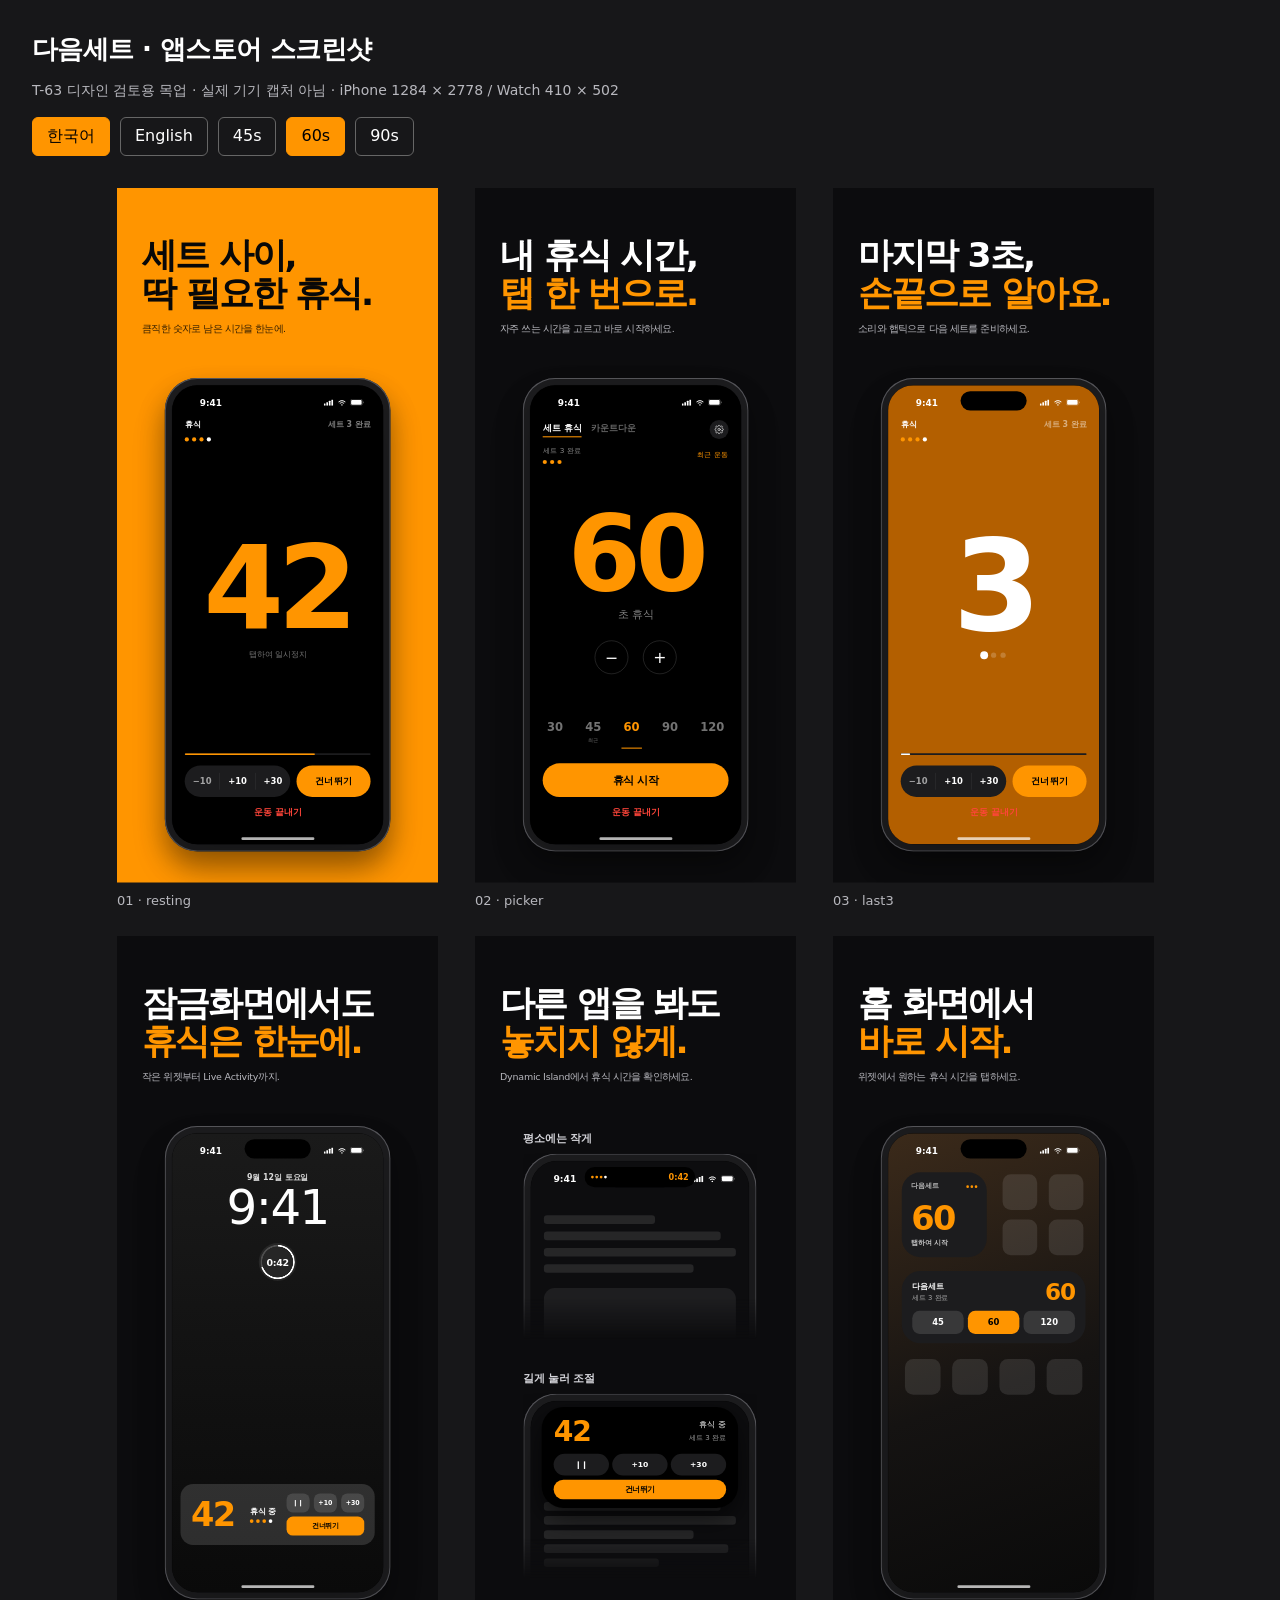
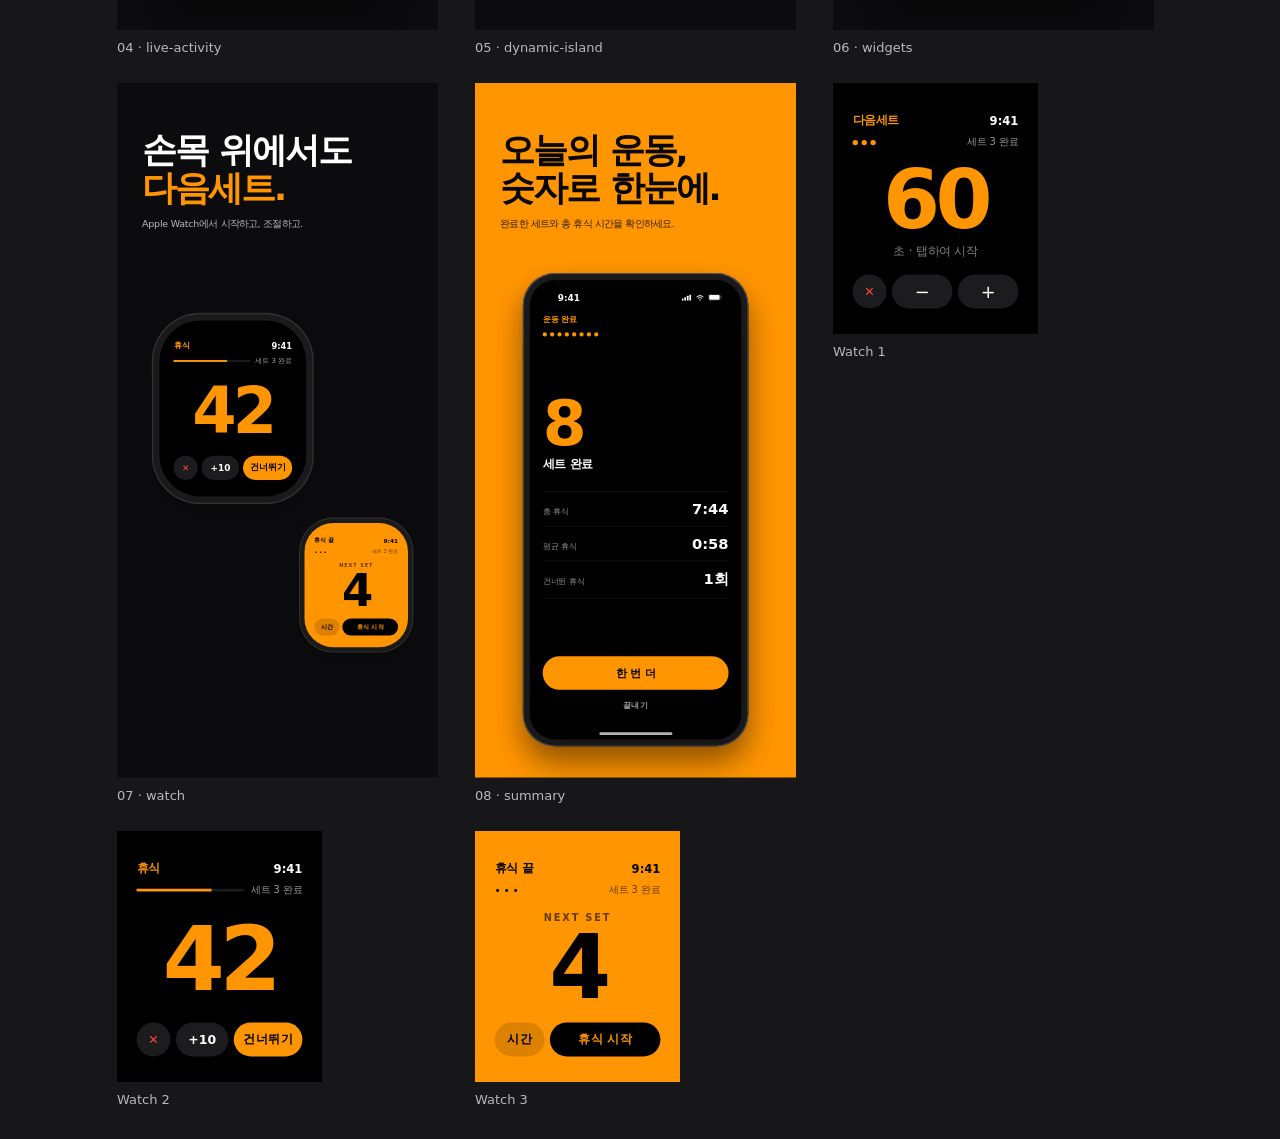
<file: tools/appstore-screenshots/index.html>
<!DOCTYPE html>
<!--
  App Store 스크린샷 렌더러 (T-62).
  원본: Claude Design 프로젝트 "Rest Timer 1b" 의 `App Store Screenshots.dc.html` (2026-09-21 에 읽은 판).
  원본은 Claude Design 런타임(support.js, x-dc 템플릿, ios-frame.jsx)이 있어야 그려지므로,
  정적 HTML로 옮긴 뒤 T-63에서 카피·레이아웃·앱 상태를 개선했다. 실제 기기 캡처가 아닌 목업이다.

  ?lang=ko|en  &secs=45|60|90  &screen=s1..s8|w1..w3  (screen 없으면 전부 나열)
  PNG 로 뽑기: ./render.sh
-->
<html lang="ko">
<head>
<meta charset="utf-8">
<meta name="viewport" content="width=device-width, initial-scale=1">
<title>NextSet · App Store screenshots</title>
<style>
/* T-63: preserve brand, native CSS. Variance 5 / motion 1 / density 3.
   Fixed export canvases; the review gallery scales them without changing composition. */
:root{--brand:#ff9500;--ink:#0c0c0e;--muted:#aaa9ae}
*{box-sizing:border-box}
body{margin:0;background:#171719;color:#fff;font-family:-apple-system,system-ui,"Apple SD Gothic Neo",sans-serif;-webkit-font-smoothing:antialiased}
body.single{background:#000;overflow:hidden}
#root{display:grid;grid-template-columns:repeat(auto-fit,330px);gap:28px;padding:32px;justify-content:center}
body.single #root{display:block;padding:0}
.shot{width:1284px;height:2778px;position:relative;overflow:hidden;background:var(--ink);color:#fff;flex:none}
.shot.orange{background:var(--brand);color:#080808}
.copy{position:absolute;left:100px;right:88px;top:190px}
.copy h1{margin:0;font-size:138px;font-weight:780;letter-spacing:-6px;line-height:1.12;word-break:keep-all}
.copy h1 span{color:var(--brand)}
.orange .copy h1 span{color:inherit}
.copy p{margin:35px 0 0;font-size:38px;line-height:1.5;letter-spacing:-.9px;color:#b8b8be}
.orange .copy p{color:#372100}
html[lang=en] .copy h1{font-size:133px;letter-spacing:-5px}
html[lang=en] #s4 .copy h1{font-size:112px}
html[lang=en] .copy p{font-size:35px;letter-spacing:-.5px}
.phone{position:absolute;left:190.5px;top:760px;transform:scale(2.1);transform-origin:0 0}
.phone-shell{padding:14px;border-radius:62px;background:#1c1c1e;box-shadow:inset 0 0 0 2px #55555a,0 28px 50px #0005}
.review-header{padding:32px 32px 0;max-width:1664px;margin:auto}
.review-header h1{font-size:26px;margin:0 0 12px;letter-spacing:-.6px}
.review-header p{margin:0 0 16px;color:#b8b8be;font-size:14px;line-height:1.6}
.review-header nav{display:flex;gap:10px;flex-wrap:wrap}
.review-header a{color:#fff;border:1px solid #666;padding:8px 14px;border-radius:6px;text-decoration:none}
.review-header a[aria-current=page]{color:#000;background:var(--brand);border-color:var(--brand)}
a:focus-visible{outline:3px solid var(--brand);outline-offset:4px}
.preview{width:330px;margin:0}
.preview a{display:block;color:inherit;text-decoration:none}
.preview-canvas{width:321px;height:694.5px;overflow:hidden}
.preview-canvas>.shot{transform:scale(.25);transform-origin:0 0}
.preview figcaption{font-size:13px;color:#b8b8be;margin-top:10px}
.watch-preview .preview-canvas{height:251px;width:205px}
.watch-preview .preview-canvas>div{transform:scale(.5);transform-origin:0 0}
body.overview #root{grid-template-columns:repeat(4,330px);justify-content:start;gap:26px;padding:32px}
body.overview .review-header nav{display:none}
</style>
</head>
<body>
<div id="root"></div>
<script>
const q = new URLSearchParams(location.search);
const lang = q.get('lang') === 'en' ? 'en' : 'ko';
const requestedSeconds = Number(q.get('secs') || 60);
const secs = [45,60,90].includes(requestedSeconds) ? requestedSeconds : 60;
const only = q.get('screen');
document.documentElement.lang = lang;

const S = {
  ko: { appName:'다음세트', h1:'숫자 하나만 보면 됩니다', h2:'탭 한 번, 휴식 시작', h3:'마지막 3초는 손에서 느껴요', h4:'화면을 꺼도 계속 보여요', h5:'다른 앱 위에서도', h6:'홈 화면에서 바로 시작', h7:'손목에서도 똑같이', h8:'끝나면 숫자 몇 개만',
    resting:'휴식 중', setCap:'세트 3 완료', tapPause:'탭하여 일시정지', skip:'건너뛰기', secUnit:'초', setsTab:'세트 휴식', countdownTab:'카운트다운', recent:'최근', start:'휴식 시작', haptic:'햅틱 3·2·1', date:'9월 12일 토요일', pause:'일시정지', pauseShort:'정지', tapStart:'탭하여 시작', wTapStart:'초 · 탭하여 시작', restOver:'휴식 끝', nextSetKicker:'NEXT SET', nextRest:'다음 휴식 시작', workoutDone:'운동 완료', setsDone:'세트 완료', totalRest:'총 휴식', avgRest:'평균 휴식', skippedRest:'건너뛴 휴식', again:'한 번 더', finish:'끝내기', avgUnit:'초' },
  en: { appName:'NextSet', h1:'One number. That’s it.', h2:'One tap. Rest starts.', h3:'Feel the last 3 seconds.', h4:'Stays on, screen off.', h5:'On top of any app.', h6:'Start from your Home Screen.', h7:'Same on your wrist.', h8:'When you’re done, just the numbers.',
    resting:'Resting', setCap:'Set 3 done', tapPause:'Tap to pause', skip:'Skip', secUnit:'sec', setsTab:'Sets', countdownTab:'Countdown', recent:'RECENT', start:'Start rest', haptic:'Haptic 3·2·1', date:'Saturday, September 12', pause:'Pause', pauseShort:'Pause', tapStart:'Tap to start', wTapStart:'sec · tap to start', restOver:'Rest over', nextSetKicker:'NEXT SET', nextRest:'Start next rest', workoutDone:'Workout done', setsDone:'sets done', totalRest:'Total rest', avgRest:'Avg rest', skippedRest:'Skipped', again:'Again', finish:'Done', avgUnit:'s' }
};
const copy = {
  ko: [
    ['세트 사이,','딱 필요한 휴식.','큼직한 숫자로 남은 시간을 한눈에.'],
    ['내 휴식 시간,','탭 한 번으로.','자주 쓰는 시간을 고르고 바로 시작하세요.'],
    ['마지막 3초,','손끝으로 알아요.','소리와 햅틱으로 다음 세트를 준비하세요.'],
    ['잠금화면에서도','휴식은 한눈에.','작은 위젯부터 Live Activity까지.'],
    ['다른 앱을 봐도','놓치지 않게.','Dynamic Island에서 휴식 시간을 확인하세요.'],
    ['홈 화면에서','바로 시작.','위젯에서 원하는 휴식 시간을 탭하세요.'],
    ['손목 위에서도','다음세트.','Apple Watch에서 시작하고, 조절하고.'],
    ['오늘의 운동,','숫자로 한눈에.','완료한 세트와 총 휴식 시간을 확인하세요.']
  ],
  en: [
    ['Between sets.','Time to rest.','One big number. Your remaining rest, at a glance.'],
    ['Your rest.','One tap away.','Pick your time and start the next rest.'],
    ['Feel the final','3 seconds.','Sound and haptics cue your next set.'],
    ['Your rest.','On the Lock Screen.','Small widget. Live Activity. Rest at a glance.'],
    ['Switch apps.','Stay on track.','Keep your rest in view with Dynamic Island.'],
    ['Tap a widget.','Start your rest.','Choose a rest time from your Home Screen.'],
    ['NextSet.','On your wrist.','Start and adjust your rest on Apple Watch.'],
    ['Workout done.','See your numbers.','Your completed sets and rest time, together.']
  ]
};
const t = S[lang], rem = Math.max(1, secs - 18);
t.endWorkout = lang === 'ko' ? '운동 끝내기' : 'End workout';
t.history = lang === 'ko' ? '최근 운동' : 'History';
t.changeTime = lang === 'ko' ? '시간' : 'Time';
const format = seconds => Math.floor(seconds / 60) + ':' + String(seconds % 60).padStart(2, '0');
const total = secs * 7 + Math.max(1, secs - 16);
const statRest = format(total);
const statAvg = format(Math.floor(total / 8));

// ios-frame.jsx 의 IOSDevice(dark) 를 그대로 옮긴 것
const iosDevice = (children) => `
<div style="width:402px;height:874px;border-radius:48px;overflow:hidden;position:relative;background:#000;box-shadow:0 40px 80px rgba(0,0,0,0.18),0 0 0 1px rgba(0,0,0,0.12);font-family:-apple-system,system-ui,sans-serif;-webkit-font-smoothing:antialiased">
<div style="position:absolute;top:11px;left:50%;transform:translateX(-50%);width:126px;height:37px;border-radius:24px;background:#000;z-index:5"></div>
<div style="position:absolute;top:0;left:0;right:0;z-index:10">
<div style="display:flex;gap:154px;align-items:center;justify-content:center;padding:21px 24px 19px;box-sizing:border-box;position:relative;z-index:20;width:100%">
<div style="flex:1;height:22px;display:flex;align-items:center;justify-content:center;padding-top:1.5px"><span style="font-family:-apple-system,'SF Pro',system-ui;font-weight:590;font-size:17px;line-height:22px;color:#fff">9:41</span></div>
<div style="flex:1;height:22px;display:flex;align-items:center;justify-content:center;gap:7px;padding-top:1px;padding-right:1px">
<svg width="19" height="12" viewBox="0 0 19 12"><rect x="0" y="7.5" width="3.2" height="4.5" rx="0.7" fill="#fff"/><rect x="4.8" y="5" width="3.2" height="7" rx="0.7" fill="#fff"/><rect x="9.6" y="2.5" width="3.2" height="9.5" rx="0.7" fill="#fff"/><rect x="14.4" y="0" width="3.2" height="12" rx="0.7" fill="#fff"/></svg>
<svg width="17" height="12" viewBox="0 0 17 12"><path d="M8.5 3.2C10.8 3.2 12.9 4.1 14.4 5.6L15.5 4.5C13.7 2.7 11.2 1.5 8.5 1.5C5.8 1.5 3.3 2.7 1.5 4.5L2.6 5.6C4.1 4.1 6.2 3.2 8.5 3.2Z" fill="#fff"/><path d="M8.5 6.8C9.9 6.8 11.1 7.3 12 8.2L13.1 7.1C11.8 5.9 10.2 5.1 8.5 5.1C6.8 5.1 5.2 5.9 3.9 7.1L5 8.2C5.9 7.3 7.1 6.8 8.5 6.8Z" fill="#fff"/><circle cx="8.5" cy="10.5" r="1.5" fill="#fff"/></svg>
<svg width="27" height="13" viewBox="0 0 27 13"><rect x="0.5" y="0.5" width="23" height="12" rx="3.5" stroke="#fff" stroke-opacity="0.35" fill="none"/><rect x="2" y="2" width="20" height="9" rx="2" fill="#fff"/><path d="M25 4.5V8.5C25.8 8.2 26.5 7.2 26.5 6.5C26.5 5.8 25.8 4.8 25 4.5Z" fill="#fff" fill-opacity="0.4"/></svg>
</div></div></div>
<div style="height:100%;display:flex;flex-direction:column"><div style="flex:1;overflow:auto">${children}</div></div>
<div style="position:absolute;bottom:0;left:0;right:0;z-index:60;height:34px;display:flex;justify-content:center;align-items:flex-end;padding-bottom:8px;pointer-events:none"><div style="width:139px;height:5px;border-radius:100px;background:rgba(255,255,255,0.7)"></div></div>
</div>`;

const headline = (index) => {
  const [first, second, detail] = copy[lang][index - 1];
  return `<header class="copy"><h1>${first}<br><span>${second}</span></h1><p>${detail}</p></header>`;
};

// The complete 430×902 device fits between y=790 and y=2748.
const phoneShot = (id, h, inner, { bg = '#0c0c0e' } = {}) => `
<article id="${id}" class="shot ${bg === '#FF9500' ? 'orange' : ''}">
${headline(Number(id.slice(1)))}
<div class="phone"><div class="phone-shell">${iosDevice(inner)}</div></div>
</article>`;

const dots = (n, size, gap, extraWhite, mt) => `<div style="display:flex;gap:${gap}px${mt ? `;margin-top:${mt}px` : ''}">${`<div style="width:${size}px;height:${size}px;border-radius:${Math.ceil(size / 2)}px;background:#FF9500"></div>`.repeat(n)}${extraWhite ? `<div style="width:${size}px;height:${size}px;border-radius:${Math.ceil(size / 2)}px;background:#fff"></div>` : ''}</div>`;

const restingControls = `
<div style="display:flex;gap:12px">
<div style="flex:2;height:60px;border-radius:30px;background:#1C1C1E;display:flex;align-items:stretch;overflow:hidden"><div style="flex:1;display:flex;align-items:center;justify-content:center;font-size:16px;font-weight:600;color:rgba(255,255,255,.6)">−10</div><div style="width:1px;background:rgba(255,255,255,.1);margin:14px 0"></div><div style="flex:1;display:flex;align-items:center;justify-content:center;font-size:16px;font-weight:600">+10</div><div style="width:1px;background:rgba(255,255,255,.1);margin:14px 0"></div><div style="flex:1;display:flex;align-items:center;justify-content:center;font-size:16px;font-weight:600">+30</div></div>
<div style="white-space:nowrap;flex:1.4;height:60px;border-radius:30px;background:#FF9500;color:#000;display:flex;align-items:center;justify-content:center;font-size:18px;font-weight:700">${t.skip}</div>
</div><div style="height:44px;margin-top:6px;display:flex;align-items:center;justify-content:center;color:#FF453A;font-size:17px;font-weight:600">${t.endWorkout}</div>`;

const restingScreen = (center, barColor, barWidth, bg = '#000') => `
<div style="display:flex;flex-direction:column;height:874px;padding:66px 24px 40px;box-sizing:border-box;background:${bg};color:#fff">
<div style="display:flex;justify-content:space-between;align-items:center;font-size:15px;font-weight:600"><span>${lang === 'ko' ? '휴식' : 'Rest'}</span><span style="opacity:.5">${t.setCap}</span></div>
${dots(3, 8, 6, true, 14)}
<div style="flex:1;display:flex;flex-direction:column;align-items:center;justify-content:center">${center}</div>
<div style="height:3px;border-radius:2px;background:#1C1C1E;margin-bottom:20px;overflow:hidden"><div style="height:100%;border-radius:2px;background:${barColor};width:${barWidth}"></div></div>
${restingControls}
</div>`;

const s1 = restingScreen(`
<div style="font-size:220px;font-weight:700;letter-spacing:-12px;line-height:.9;font-variant-numeric:tabular-nums;color:#FF9500">${rem}</div>
<div style="white-space:nowrap;font-size:15px;opacity:.45;margin-top:18px">${t.tapPause}</div>`, '#FF9500', `${rem / secs * 100}%`);

const preset = (v, active) => `<div style="display:flex;flex-direction:column;align-items:center;gap:6px;padding:6px 4px;border-bottom:2px solid ${active ? '#FF9500' : 'transparent'};color:${active ? '#FF9500' : 'rgba(255,255,255,.45)'}"><span style="font-size:22px;font-weight:600">${v}</span><span style="font-size:10px;font-weight:600;${!active && v === (secs === 45 ? 60 : 45) ? 'opacity:.6' : 'opacity:0'}">${t.recent}</span></div>`;

const s2 = `
<div style="display:flex;flex-direction:column;height:874px;padding:66px 24px 40px;box-sizing:border-box;background:#000;color:#fff">
<div style="display:flex;justify-content:space-between;align-items:center">
<div style="display:flex;gap:18px;font-size:17px;font-weight:600"><span style="padding-bottom:4px;border-bottom:2px solid #FF9500">${t.setsTab}</span><span style="padding-bottom:4px;border-bottom:2px solid transparent;color:rgba(255,255,255,.4)">${t.countdownTab}</span></div>
<div style="display:flex;align-items:center;gap:12px">
<div style="width:36px;height:36px;border-radius:18px;background:#1C1C1E;display:flex;align-items:center;justify-content:center"><svg width="18" height="18" viewBox="0 0 24 24" fill="none" stroke="rgba(255,255,255,.75)" stroke-width="2" stroke-linecap="round" stroke-linejoin="round"><circle cx="12" cy="12" r="3"></circle><path d="M19.4 15a1.7 1.7 0 0 0 .3 1.8l.1.1a2 2 0 1 1-2.8 2.8l-.1-.1a1.7 1.7 0 0 0-1.8-.3 1.7 1.7 0 0 0-1 1.5V21a2 2 0 1 1-4 0v-.1a1.7 1.7 0 0 0-1.1-1.5 1.7 1.7 0 0 0-1.8.3l-.1.1a2 2 0 1 1-2.8-2.8l.1-.1a1.7 1.7 0 0 0 .3-1.8 1.7 1.7 0 0 0-1.5-1H3a2 2 0 1 1 0-4h.1a1.7 1.7 0 0 0 1.5-1.1 1.7 1.7 0 0 0-.3-1.8l-.1-.1a2 2 0 1 1 2.8-2.8l.1.1a1.7 1.7 0 0 0 1.8.3H9a1.7 1.7 0 0 0 1-1.5V3a2 2 0 1 1 4 0v.1a1.7 1.7 0 0 0 1 1.5 1.7 1.7 0 0 0 1.8-.3l.1-.1a2 2 0 1 1 2.8 2.8l-.1.1a1.7 1.7 0 0 0-.3 1.8V9a1.7 1.7 0 0 0 1.5 1H21a2 2 0 1 1 0 4h-.1a1.7 1.7 0 0 0-1.5 1z"></path></svg></div></div>
</div>
<div style="display:flex;justify-content:space-between;align-items:center;margin-top:14px"><div><div style="font-size:14px;color:#888">${t.setCap}</div>${dots(3,8,6,false,8)}</div><span style="font-size:14px;color:#FF9500">${t.history}</span></div>
<div style="flex:1;display:flex;flex-direction:column;align-items:center;justify-content:center">
<div style="font-size:200px;font-weight:700;letter-spacing:-10px;line-height:.9;color:#FF9500;font-variant-numeric:tabular-nums">${secs}</div>
<div style="font-size:20px;opacity:.5;margin-top:10px">${lang === 'ko' ? '초 휴식' : 'sec rest'}</div>
<div style="display:flex;gap:28px;margin-top:36px">
<div style="width:64px;height:64px;border-radius:32px;border:1.5px solid rgba(255,255,255,.25);display:flex;align-items:center;justify-content:center;font-size:30px">−</div>
<div style="width:64px;height:64px;border-radius:32px;border:1.5px solid rgba(255,255,255,.25);display:flex;align-items:center;justify-content:center;font-size:30px">+</div>
</div></div>
<div style="display:flex;justify-content:space-between;margin-bottom:28px;padding:0 4px">
${[30,45,60,90,120].map(v => preset(v, v === secs)).join('')}
</div>
<div style="display:flex;gap:10px">

<div style="white-space:nowrap;flex:1;height:64px;border-radius:32px;background:#FF9500;color:#000;font-size:20px;font-weight:700;display:flex;align-items:center;justify-content:center">${t.start}</div>
</div><div style="height:44px;margin-top:6px;display:flex;align-items:center;justify-content:center;font-size:17px;font-weight:600;color:#FF453A">${t.endWorkout}</div>
</div>`;

const s3 = restingScreen(`
<div style="font-size:220px;font-weight:700;letter-spacing:-12px;line-height:.9;font-variant-numeric:tabular-nums;color:#fff;transform:scale(1.1)">3</div>
<div style="display:flex;align-items:center;gap:8px;margin-top:22px;height:20px">
<div style="width:10px;height:10px;border-radius:5px;background:#fff;transform:scale(1.5)"></div><div style="width:10px;height:10px;border-radius:5px;background:rgba(255,255,255,.2)"></div><div style="width:10px;height:10px;border-radius:5px;background:rgba(255,255,255,.2)"></div>

</div>`, '#fff', `${3 / secs * 100}%`, '#B35F00');

const laBtn = (label) => `<div style="white-space:nowrap;width:44px;height:36px;border-radius:12px;background:rgba(255,255,255,.12);display:flex;align-items:center;justify-content:center;font-size:12px;font-weight:600">${label}</div>`;

// LockScreenWidget.circular: monochrome running progress and m:ss, one 1×1 slot.
// The same remaining time as the Live Activity below; this is still a mockup.
const lockCircular = `
<div class="lock-circular" aria-label="${lang === 'ko' ? '잠금화면 1×1 원형 위젯' : 'Lock Screen 1×1 circular widget'}" style="width:72px;height:72px;position:relative;display:grid;place-items:center;border-radius:50%;background:#ffffff12">
<div style="position:absolute;inset:3px;border-radius:50%;background:conic-gradient(#fff 0deg ${rem / secs * 360}deg,#ffffff30 ${rem / secs * 360}deg 360deg);mask:radial-gradient(farthest-side,transparent calc(100% - 4px),#000 calc(100% - 3px))"></div>
<span style="font-size:18px;font-weight:700;font-variant-numeric:tabular-nums;letter-spacing:-.6px">${format(rem)}</span>
</div>`;

const s4 = `
<div style="display:flex;flex-direction:column;height:874px;padding:74px 16px 90px;box-sizing:border-box;background:linear-gradient(180deg,#1a1a1a 0%,#0a0a0a 100%);align-items:center;color:#fff">
<div style="font-size:15px;font-weight:600;opacity:.85">${t.date}</div>
<div style="font-size:92px;font-weight:300;letter-spacing:-3px;line-height:1;margin-top:2px">9:41</div>
<div style="width:100%;display:flex;justify-content:center;margin-top:22px">${lockCircular}</div>
<div style="flex:1"></div>
<div style="width:100%;border-radius:24px;padding:18px 20px;box-sizing:border-box;display:flex;align-items:center;gap:16px;background:rgba(255,255,255,.14);color:#fff">
<div style="font-size:64px;font-weight:700;letter-spacing:-3px;line-height:1;font-variant-numeric:tabular-nums;min-width:96px;color:#FF9500">${rem}</div>
<div style="flex:1;display:flex;flex-direction:column;gap:5px"><div style="font-size:15px;font-weight:600">${t.resting}</div>${dots(3, 7, 5, true)}</div>
<div style="display:flex;flex-direction:column;gap:8px">
<div style="display:flex;gap:8px">${laBtn('❙❙')}${laBtn('+10')}${laBtn('+30')}</div>
<div style="white-space:nowrap;height:36px;border-radius:12px;background:#FF9500;color:#000;display:flex;align-items:center;justify-content:center;font-size:13px;font-weight:700">${t.skip}</div>
</div></div>
</div>`;

const bar = (w) => `<div style="height:16px;border-radius:6px;background:rgba(255,255,255,.1);width:${w}%"></div>`;
const diBtn = (label) => `<div style="white-space:nowrap;flex:1;height:40px;border-radius:20px;background:#1C1C1E;display:flex;align-items:center;justify-content:center;font-size:14px;font-weight:600">${label}</div>`;

const s5 = `
<div style="display:flex;flex-direction:column;height:874px;padding:120px 24px 40px;box-sizing:border-box;background:#0d0d0f;color:#fff;gap:22px;position:relative">
<div style="display:flex;justify-content:space-between;align-items:center"><div style="width:120px;height:26px;border-radius:8px;background:rgba(255,255,255,.14)"></div><div style="width:36px;height:36px;border-radius:18px;background:rgba(255,255,255,.14)"></div></div>
<div style="display:flex;flex-direction:column;gap:10px;margin-top:8px">${bar(92)}${bar(100)}${bar(78)}${bar(96)}${bar(60)}</div>
<div style="height:200px;border-radius:20px;background:rgba(255,255,255,.08)"></div>
<div style="display:flex;flex-direction:column;gap:10px">${bar(88)}${bar(100)}${bar(70)}</div>
<div style="position:absolute;top:11px;left:20px;right:20px;border-radius:40px;background:#000;padding:18px 22px 16px;box-shadow:0 20px 50px rgba(0,0,0,.6);z-index:70">
<div style="display:flex;align-items:center;justify-content:space-between">
<div style="font-size:52px;font-weight:700;letter-spacing:-2px;line-height:1;color:#FF9500">${rem}</div>
<div style="text-align:right"><div style="font-size:15px">${t.resting}</div><div style="font-size:13px;opacity:.6;margin-top:5px">${t.setCap}</div></div>
</div>
<div style="display:flex;gap:6px;margin-top:16px">${diBtn('❙❙')}${diBtn('+10')}${diBtn('+30')}</div>
<div style="height:36px;border-radius:18px;background:#FF9500;color:#000;display:flex;align-items:center;justify-content:center;font-size:14px;font-weight:700;margin-top:8px">${t.skip}</div></div>
</div>`;

// Two separate cropped device scenes distinguish compact and expanded states.
const compactIslandScreen = `
<div style="height:874px;background:#0d0d0f;padding:100px 24px 40px;position:relative">
<div style="display:flex;flex-direction:column;gap:14px">${bar(58)}${bar(92)}${bar(100)}${bar(78)}</div>
<div style="height:160px;border-radius:20px;background:#ffffff12;margin-top:28px"></div>
<div class="compact-island" style="position:absolute;top:11px;left:99px;width:204px;height:37px;border-radius:24px;background:#000;display:flex;align-items:center;justify-content:space-between;padding:0 12px;z-index:70">
${dots(3,5,3,true)}<span style="font-size:15px;font-weight:700;font-variant-numeric:tabular-nums;color:#FF9500">${format(rem)}</span>
</div></div>`;
const islandScene = (inner, top, label, compact = false) => `
<div style="position:absolute;left:193px;top:${top}px;font-size:44px;font-weight:600;letter-spacing:-1px;color:#d5d5da">${label}</div>
<div class="island-crop" style="position:absolute;left:193.45px;top:${top + 90}px;width:933.1px;height:740px;overflow:hidden;mask-image:linear-gradient(#000 0%,#000 78%,transparent 100%)">
<div style="width:430px;transform:scale(2.17);transform-origin:0 0"><div class="phone-shell">${compact ? iosDevice(inner).replace('gap:154px', 'gap:198px') : iosDevice(inner)}</div></div>
</div>`;
const islandShot = `<article id="s5" class="shot">
${headline(5)}
${islandScene(compactIslandScreen, 780, lang === 'ko' ? '평소에는 작게' : 'Compact at a glance', true)}
${islandScene(s5, 1740, lang === 'ko' ? '길게 눌러 조절' : 'Touch and hold to adjust')}
</article>`;

const iconPh = (extra = '') => `<div style="${extra}border-radius:16px;background:rgba(255,255,255,.1)"></div>`;
const wBtn = (label, active) => `<div style="flex:1;height:44px;border-radius:14px;display:flex;align-items:center;justify-content:center;font-size:16px;font-weight:700;background:${active ? '#FF9500' : 'rgba(255,255,255,.12)'};color:${active ? '#000' : '#fff'}">${label}</div>`;

const s6 = `
<div style="display:flex;flex-direction:column;height:874px;padding:74px 26px 40px;box-sizing:border-box;background:linear-gradient(160deg,#3b2a1a 0%,#151312 55%,#0a0a0a 100%);color:#fff;gap:26px">
<div style="display:grid;grid-template-columns:1fr 1fr;gap:26px">
<div style="aspect-ratio:1;border-radius:36px;display:flex;flex-direction:column;justify-content:space-between;padding:18px;box-sizing:border-box;background:#1C1C1E;color:#fff">
<div style="display:flex;justify-content:space-between;align-items:center"><span style="font-size:13px;font-weight:600;opacity:.7">${t.appName}</span>${dots(3, 5, 3, false)}</div>
<div><div style="font-size:64px;font-weight:700;letter-spacing:-3px;line-height:.9;font-variant-numeric:tabular-nums;color:#FF9500">${secs}</div><div style="white-space:nowrap;font-size:13px;font-weight:600;margin-top:8px;opacity:.75">${t.tapStart}</div></div>
</div>
<div style="display:grid;grid-template-columns:1fr 1fr;grid-template-rows:1fr 1fr;gap:18px 22px;padding:4px">${iconPh().repeat(4)}</div>
</div>
<div style="border-radius:36px;padding:18px 20px;box-sizing:border-box;display:flex;flex-direction:column;gap:14px;background:#1C1C1E;color:#fff">
<div style="display:flex;align-items:center;justify-content:space-between">
<div><div style="font-size:15px;font-weight:600">${t.appName}</div><div style="font-size:13px;opacity:.6;margin-top:2px">${t.setCap}</div></div>
<div style="font-size:44px;font-weight:700;letter-spacing:-2px;line-height:1;font-variant-numeric:tabular-nums;color:#FF9500">${secs}</div>
</div>
<div style="display:flex;gap:8px">${wBtn(45)}${wBtn(secs, true)}${wBtn(120)}</div></div>
<div style="display:grid;grid-template-columns:repeat(4,1fr);gap:22px;padding:4px 6px">${iconPh('aspect-ratio:1;').repeat(4)}</div>
</div>`;

// 워치 화면 3종 (07 장의 프레임 안, W1~W3 단독 컷 양쪽에서 쓴다)
const watch1 = `
<div style="display:flex;justify-content:space-between;align-items:center;font-size:13px;font-weight:600"><span style="color:#FF9500">${t.appName}</span><span>9:41</span></div>
<div style="display:flex;align-items:center;justify-content:space-between;margin-top:8px">${dots(3,6,4,false)}<span style="font-size:11px;opacity:.6">${t.setCap}</span></div>
<div style="flex:1;display:flex;flex-direction:column;align-items:center;justify-content:center"><div style="font-size:92px;font-weight:700;letter-spacing:-5px;line-height:.9;color:#FF9500;font-variant-numeric:tabular-nums">${secs}</div><div style="white-space:nowrap;font-size:13px;opacity:.5;margin-top:6px">${t.wTapStart}</div></div>
<div style="display:flex;gap:6px"><div style="width:38px;height:38px;border-radius:19px;background:#1C1C1E;display:flex;align-items:center;justify-content:center;font-size:14px;color:#FF453A;flex:none">✕</div><div style="flex:1;height:38px;border-radius:19px;background:#1C1C1E;display:flex;align-items:center;justify-content:center;font-size:20px">−</div><div style="flex:1;height:38px;border-radius:19px;background:#1C1C1E;display:flex;align-items:center;justify-content:center;font-size:20px">+</div></div>`;

const watch2 = `
<div style="display:flex;justify-content:space-between;align-items:center;font-size:13px;font-weight:600"><span style="color:#FF9500">${lang === 'ko' ? '휴식' : 'Rest'}</span><span>9:41</span></div>
<div style="display:flex;align-items:center;gap:8px;margin-top:8px"><div style="flex:1;height:3px;background:#1c1c1e"><div style="height:100%;background:#ff9500;width:${rem/secs*100}%"></div></div><span style="font-size:11px;opacity:.6">${t.setCap}</span></div>
<div style="flex:1;display:flex;flex-direction:column;align-items:center;justify-content:center"><div style="font-size:100px;font-weight:700;letter-spacing:-6px;line-height:.9;font-variant-numeric:tabular-nums;color:#FF9500">${rem}</div></div>
<div style="display:flex;gap:6px"><div style="width:38px;height:38px;border-radius:19px;background:#1C1C1E;display:flex;align-items:center;justify-content:center;font-size:14px;color:#FF453A;flex:none">✕</div><div style="flex:1;height:38px;border-radius:19px;background:#1C1C1E;display:flex;align-items:center;justify-content:center;font-size:14px;font-weight:600">+10</div><div style="white-space:nowrap;flex:1.3;height:38px;border-radius:19px;background:#FF9500;color:#000;display:flex;align-items:center;justify-content:center;font-size:14px;font-weight:700">${t.skip}</div></div>`;

const watch3 = `
<div style="display:flex;justify-content:space-between;align-items:center;font-size:13px;font-weight:600"><span>${t.restOver}</span><span>9:41</span></div><div style="display:flex;justify-content:space-between;align-items:center;margin-top:8px"><div style="font-size:12px;letter-spacing:3px">•••</div><span style="font-size:11px;opacity:.6">${t.setCap}</span></div>
<div style="flex:1;display:flex;flex-direction:column;align-items:center;justify-content:center"><div style="font-size:11px;font-weight:700;letter-spacing:2px;opacity:.6">${t.nextSetKicker}</div><div style="font-size:100px;font-weight:700;letter-spacing:-6px;line-height:.9;font-variant-numeric:tabular-nums;margin-top:4px">4</div></div>
<div style="display:flex;gap:6px"><div style="width:56px;height:38px;border-radius:19px;background:#0002;display:flex;align-items:center;justify-content:center;font-size:14px;font-weight:600">${t.changeTime}</div><div style="flex:1;height:38px;border-radius:19px;display:flex;align-items:center;justify-content:center;font-size:14px;font-weight:700;white-space:nowrap;background:#000;color:#FF9500">${t.start}</div></div>`;

const watchBody = (inner, colors, crown) => `<div style="width:230px;height:276px;border-radius:64px;position:relative;box-shadow:0 0 0 10px #1a1a1a,0 0 0 12px #333,0 20px 40px rgba(0,0,0,.35);overflow:hidden;display:flex;flex-direction:column;padding:30px 22px 26px;box-sizing:border-box;${colors}">${crown ? '<div style="position:absolute;right:-13px;top:70px;width:12px;height:40px;border-radius:4px;background:#333"></div>' : ''}${inner}</div>`;

const s7 = `
<article id="s7" class="shot">
${headline(7)}
<div style="position:absolute;left:170px;top:950px;transform:scale(2.55);transform-origin:0 0">${watchBody(watch2, 'background:#000;color:#fff', true)}</div>
<div style="position:absolute;left:750px;top:1760px;transform:scale(1.8);transform-origin:0 0">${watchBody(watch3, 'background:#FF9500;color:#000')}</div>
</article>`;

const statRow = (label, value) => `<div style="display:flex;justify-content:space-between;align-items:baseline;padding:16px 0;border-bottom:1px solid #1C1C1E"><span style="font-size:15px;opacity:.55">${label}</span><span style="white-space:nowrap;font-size:28px;font-weight:600;font-variant-numeric:tabular-nums">${value}</span></div>`;

const s8 = `
<div style="display:flex;flex-direction:column;height:874px;padding:66px 24px 40px;box-sizing:border-box;background:#000;color:#fff">
<div style="font-size:15px;font-weight:600;color:#FF9500">${t.workoutDone}</div>
${dots(8, 8, 6, false, 14)}
<div style="flex:1;display:flex;flex-direction:column;justify-content:center">
<div style="font-size:120px;font-weight:700;letter-spacing:-6px;line-height:.9;color:#FF9500;font-variant-numeric:tabular-nums">8</div>
<div style="font-size:22px;font-weight:600;margin-top:10px">${t.setsDone}</div>
<div style="display:flex;flex-direction:column;margin-top:36px;border-top:1px solid #1C1C1E">
${statRow(t.totalRest, statRest)}${statRow(t.avgRest, statAvg)}${statRow(t.skippedRest, lang === 'ko' ? '1회' : '1')}
</div></div>
<div style="white-space:nowrap;height:64px;border-radius:32px;background:#FF9500;color:#000;font-size:20px;font-weight:700;display:flex;align-items:center;justify-content:center">${t.again}</div>
<div style="white-space:nowrap;height:48px;display:flex;align-items:center;justify-content:center;font-size:16px;font-weight:600;color:rgba(255,255,255,.6);margin-top:6px">${t.finish}</div>
</div>`;

// 410×502 워치 단독 컷: 화면만, 프레임·카피 없음
const watchShot = (id, inner, bg, color) => `
<div id="${id}" style="width:410px;height:502px;position:relative;overflow:hidden;background:${bg};color:${color};flex:none">
<div style="position:absolute;left:0;top:5px;transform:scale(1.783);transform-origin:0 0;width:230px;height:276px;display:flex;flex-direction:column;padding:30px 22px 26px;box-sizing:border-box">${inner}</div></div>`;

const screens = {
  s1: phoneShot('s1', t.h1, s1, { bg: '#FF9500', color: '#000', shadow: '.35' }),
  s2: phoneShot('s2', t.h2, s2),
  s3: phoneShot('s3', t.h3, s3),
  s4: phoneShot('s4', t.h4, s4),
  s5: islandShot,
  s6: phoneShot('s6', t.h6, s6),
  s7,
  s8: phoneShot('s8', t.h8, s8, { bg: '#FF9500' }),
  w1: watchShot('w1', watch1, '#000', '#fff'),
  w2: watchShot('w2', watch2, '#000', '#fff'),
  w3: watchShot('w3', watch3, '#FF9500', '#000'),
};

const names = ['resting','picker','last3','live-activity','dynamic-island','widgets','watch','summary'];
const root = document.getElementById('root');
if (only && only !== 'overview') {
  if (!screens[only]) throw new Error(`Unknown screen: ${only}`);
  document.body.classList.add('single');
  root.innerHTML = screens[only];
} else {
  if (only === 'overview') document.body.classList.add('overview');
  const title = lang === 'ko' ? '다음세트 · 앱스토어 스크린샷' : 'NextSet · App Store screenshots';
  const note = lang === 'ko' ? 'T-63 디자인 검토용 목업 · 실제 기기 캡처 아님 · iPhone 1284 × 2778 / Watch 410 × 502' : 'T-63 design mockups · Not device captures · iPhone 1284 × 2778 / Watch 410 × 502';
  const nav = ['ko','en'].map(l => `<a href="?lang=${l}&secs=${secs}" ${l === lang ? 'aria-current="page"' : ''}>${l === 'ko' ? '한국어' : 'English'}</a>`).join('') + [45,60,90].map(n => `<a href="?lang=${lang}&secs=${n}" ${n === secs ? 'aria-current="page"' : ''}>${n}s</a>`).join('');
  root.insertAdjacentHTML('beforebegin', `<header class="review-header"><h1>${title}</h1><p>${note}</p><nav aria-label="Preview options">${nav}</nav></header>`);
  root.innerHTML = Object.entries(screens).map(([id, content], index) => {
    const watch = id.startsWith('w');
    const label = watch ? `Watch ${id.slice(1)}` : `${String(index + 1).padStart(2,'0')} · ${names[index]}`;
    return `<figure class="preview ${watch ? 'watch-preview' : ''}"><a href="?lang=${lang}&secs=${secs}&screen=${id}" aria-label="${label}"><div class="preview-canvas">${content}</div></a><figcaption>${label}</figcaption></figure>`;
  }).join('');
}
document.fonts.ready.then(() => { document.documentElement.dataset.ready = 'true'; });
</script>
</body>
</html>
</file>
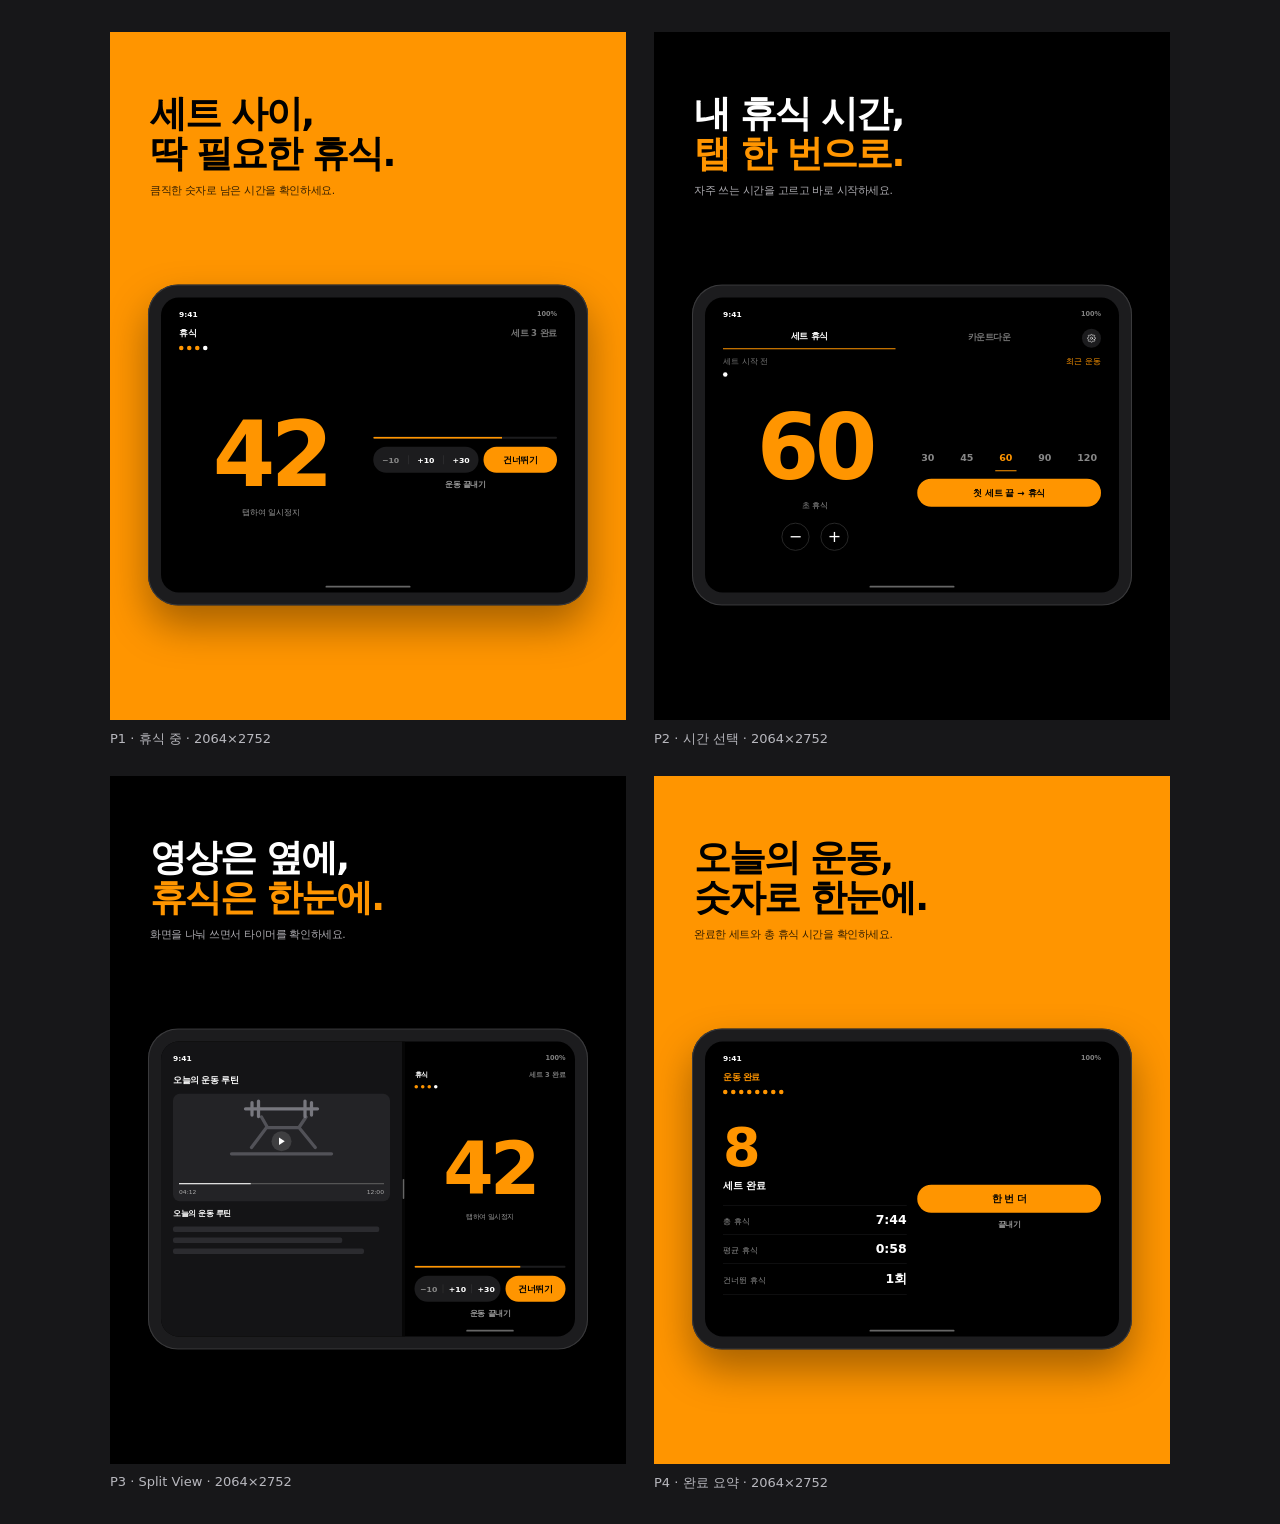
<file: tools/appstore-screenshots/ipad.html>
<!DOCTYPE html>
<!--
  iPad 13" App Store 스크린샷 렌더러 (T-63 후속).
  원본: Claude Design 프로젝트 "NextSet" 의 `App Store Screenshots.dc.html` iPad 섹션 (2026-09-23 에 읽은 판).
  시안은 2064×2752 세로 캔버스 4장(P1 휴식 중 · P2 시간 선택 · P3 Split View · P4 완료 요약)이며,
  Claude Design 런타임 없이 정적 HTML로 옮긴 후, 현재 앱의 UI와 iPhone 스토어 카피에 맞게 개선했다.
  iPad 섹션은 ios-frame.jsx 의 IOSDevice 를 쓰지 않고 자체 태블릿 프레임을 그린다. 실제 기기 캡처가 아닌 목업이다.

  ?lang=ko|en  &secs=45|60|90  &screen=1..4 (screen 없으면 전부 나열)
  PNG 로 뽑기: node tools/appstore-screenshots/render-ipad.mjs
-->
<html lang="ko">
<head>
<meta charset="utf-8">
<meta name="viewport" content="width=device-width, initial-scale=1">
<title>NextSet · iPad App Store screenshots</title>
<style>
*{box-sizing:border-box}
body{margin:0;background:#171719;color:#fff;font-family:-apple-system,system-ui,"Apple SD Gothic Neo",sans-serif;-webkit-font-smoothing:antialiased}
body.single{background:#000;overflow:hidden}
#root{display:grid;grid-template-columns:repeat(auto-fit,516px);gap:28px;padding:32px;justify-content:center}
body.single #root{display:block;padding:0}
.shot{width:2064px;height:2752px;position:relative;overflow:hidden;background:#000;color:#fff;flex:none}
.shot.orange{background:#FF9500;color:#000}
/* T-63: 두 줄 헤드라인과 보조 문구를 iPhone 자료와 통일. */
.copy{position:absolute;left:0;right:0;top:245px;padding:0 160px;text-align:left}
.copy h1{margin:0;font-size:146px;font-weight:780;letter-spacing:-6px;line-height:1.1;text-wrap:balance;word-break:keep-all}
/* 시안: left:152 top:1010 1760×1284, r120, 52px 베젤 */
.tablet{position:absolute;left:152px;top:1010px;width:1760px;height:1284px;border-radius:120px;background:#1c1c1e;padding:52px}
.orange .tablet{box-shadow:inset 0 0 0 4px #3a3a3c,0 80px 160px rgba(0,0,0,.35)}
.shot:not(.orange) .tablet{box-shadow:inset 0 0 0 4px #3a3a3c,0 80px 160px rgba(0,0,0,.6)}
.screen{width:100%;height:100%;border-radius:72px;overflow:hidden;background:#000;color:#fff;position:relative;display:flex;flex-direction:column;padding:48px 72px 64px}
.status{display:flex;justify-content:space-between;align-items:center;font-size:30px;font-weight:600}
.status .bat{opacity:.5;font-size:26px}
.nowrap{white-space:nowrap;flex:none}
.pill{display:flex;align-items:center;justify-content:center;border-radius:64px;background:#1C1C1E}
.pill.brand{background:#FF9500;color:#000;font-weight:700}
.preview{width:516px;margin:0}
.preview a{display:block;color:inherit;text-decoration:none}
.preview-canvas{width:516px;height:688px;overflow:hidden}
.preview-canvas>.shot{transform:scale(.25);transform-origin:0 0}
.preview figcaption{font-size:13px;color:#b8b8be;margin-top:10px}
.copy p{font-size:43px;line-height:1.5;letter-spacing:-.8px;color:#aaa9ae;margin:34px 0 0}.orange .copy p{color:#372100}.copy h1 em{font-style:normal;color:#ff9500}.orange .copy h1 em{color:inherit}.body-columns{flex:1;min-height:0;display:grid;grid-template-columns:1fr 1fr;gap:42px;align-items:center}.big{font-size:360px;font-weight:700;letter-spacing:-18px;line-height:1;color:#ff9500;font-variant-numeric:tabular-nums}.hint{font-size:32px;color:#999;margin-top:28px;text-align:center}.bar{height:8px;background:#1c1c1e;border-radius:5px;overflow:hidden;margin-bottom:32px}.bar>div{height:100%;background:#ff9500}.adjust{height:104px;background:#1c1c1e;border-radius:52px;display:flex;align-items:center;flex:1.43;font-size:31px;font-weight:600}.adjust span{flex:1;text-align:center}.adjust span+span{border-left:2px solid #38383a}.controlrow{display:flex;gap:20px}.end{font-size:30px;font-weight:600;color:#999;text-align:center;padding-top:28px}.apphead{display:flex;justify-content:space-between;font-size:34px;font-weight:600;margin-top:36px}.presetrow{display:flex;justify-content:space-between;font-size:38px;font-weight:600;color:#888;margin-bottom:30px}.presetrow span{padding:20px 16px 30px}.presetrow .selected{color:#ff9500;border-bottom:4px solid #ff9500}.screen{padding-bottom:64px}.home{position:absolute;bottom:20px;left:calc(50% - 170px);width:340px;height:7px;border-radius:5px;background:#666}.screen::after{content:'';position:absolute;bottom:20px;left:calc(50% - 170px);width:340px;height:7px;border-radius:5px;background:#666}.screen.split::after{display:none}
</style>
</head>
<body>
<div id="root"></div>
<script>
const q = new URLSearchParams(location.search);
const lang = q.get('lang') === 'en' ? 'en' : 'ko';
const requestedSeconds = Number(q.get('secs') || 60);
const secs = [45,60,90].includes(requestedSeconds) ? requestedSeconds : 60;
const only = q.get('screen');
document.documentElement.lang = lang;

// Original P1–P4 composition; copy and UI aligned with the current app.
const S = {
 ko:{h1:'세트 사이,<br>딱 필요한 휴식.',h2:'내 휴식 시간,<br><em>탭 한 번으로.</em>',hP3:'영상은 옆에,<br><em>휴식은 한눈에.</em>',h8:'오늘의 운동,<br>숫자로 한눈에.',descs:['큼직한 숫자로 남은 시간을 확인하세요.','자주 쓰는 시간을 고르고 바로 시작하세요.','화면을 나눠 쓰면서 타이머를 확인하세요.','완료한 세트와 총 휴식 시간을 확인하세요.'],resting:'휴식',setCap:'세트 3 완료',tapPause:'탭하여 일시정지',skip:'건너뛰기',secUnit:'초 휴식',setsTab:'세트 휴식',countdownTab:'카운트다운',recent:'최근 운동',start:'첫 세트 끝 → 휴식',noSets:'세트 시작 전',end:'운동 끝내기',workoutDone:'운동 완료',setsDone:'세트 완료',totalRest:'총 휴식',avgRest:'평균 휴식',skippedRest:'건너뛴 휴식',again:'한 번 더',finish:'끝내기',count:'1회'},
 en:{h1:'Between sets.<br>Time to rest.',h2:'Your rest.<br><em>One tap away.</em>',hP3:'Your video.<br><em>Your rest, beside it.</em>',h8:'Workout done.<br>See your numbers.',descs:['One big number. Your remaining rest, at a glance.','Pick your time and start the next rest.','Keep your timer in view while using another app.','Your completed sets and rest time, together.'],resting:'Rest',setCap:'Set 3 complete',tapPause:'Tap to pause',skip:'Skip',secUnit:'sec rest',setsTab:'Set rest',countdownTab:'Countdown',recent:'Recent workouts',start:'Set done → Rest',noSets:'No sets yet',end:'End workout',workoutDone:'Workout complete',setsDone:'sets completed',totalRest:'Total rest',avgRest:'Average rest',skippedRest:'Skipped rests',again:'Go again',finish:'Finish',count:'1 time'}
};
const t=S[lang],rem=Math.max(1,secs-18);
const total=secs*7+Math.max(1,secs-16);
const format=n=>Math.floor(n/60)+':'+String(Math.floor(n%60)).padStart(2,'0');
const statRest=format(total),statAvg=format(total/8);

const dots = (n, size, gap, extraWhite, mt) => `<div style="display:flex;gap:${gap}px${mt ? `;margin-top:${mt}px` : ''}">${`<div style="width:${size}px;height:${size}px;border-radius:${size / 2}px;background:#FF9500"></div>`.repeat(n)}${extraWhite ? `<div style="width:${size}px;height:${size}px;border-radius:${size / 2}px;background:#fff"></div>` : ''}</div>`;
const status = `<div class="status"><span>9:41</span><span class="bat">100%</span></div>`;
const gear = `<svg width="36" height="36" viewBox="0 0 24 24" fill="none" stroke="rgba(255,255,255,.75)" stroke-width="2" stroke-linecap="round" stroke-linejoin="round"><circle cx="12" cy="12" r="3"></circle><path d="M19.4 15a1.7 1.7 0 0 0 .3 1.8l.1.1a2 2 0 1 1-2.8 2.8l-.1-.1a1.7 1.7 0 0 0-1.8-.3 1.7 1.7 0 0 0-1 1.5V21a2 2 0 1 1-4 0v-.1a1.7 1.7 0 0 0-1.1-1.5 1.7 1.7 0 0 0-1.8.3l-.1.1a2 2 0 1 1-2.8-2.8l.1-.1a1.7 1.7 0 0 0 .3-1.8 1.7 1.7 0 0 0-1.5-1H3a2 2 0 1 1 0-4h.1a1.7 1.7 0 0 0 1.5-1.1 1.7 1.7 0 0 0-.3-1.8l-.1-.1a2 2 0 1 1 2.8-2.8l.1.1a1.7 1.7 0 0 0 1.8.3H9a1.7 1.7 0 0 0 1-1.5V3a2 2 0 1 1 4 0v.1a1.7 1.7 0 0 0 1 1.5 1.7 1.7 0 0 0 1.8-.3l.1-.1a2 2 0 1 1 2.8 2.8l-.1.1a1.7 1.7 0 0 0-.3 1.8V9a1.7 1.7 0 0 0 1.5 1H21a2 2 0 1 1 0 4h-.1a1.7 1.7 0 0 0-1.5 1z"></path></svg>`;
const statRow = (label, value) => `<div style="display:flex;justify-content:space-between;align-items:baseline;padding:28px 0;border-bottom:2px solid #1C1C1E"><span style="font-size:32px;opacity:.55">${label}</span><span style="white-space:nowrap;font-size:50px;font-weight:600;font-variant-numeric:tabular-nums">${value}</span></div>`;

const shot = (id, headline, screen, { orange = false } = {}) => `
<article id="${id}" class="shot ${orange ? 'orange' : ''}">
<header class="copy"><h1>${headline}</h1><p>${t.descs[Number(id.slice(1))-1]}</p></header>
<div class="tablet">${screen}</div>
</article>`;

const progress=`<div class="bar"><div style="width:${rem/secs*100}%"></div></div>`;
const adjustments=`<div class="adjust"><span style="color:#888">−10</span><span>+10</span><span>+30</span></div>`;
const controls=`${progress}<div class="controlrow">${adjustments}<div class="pill brand nowrap" style="flex:1;height:104px;font-size:34px">${t.skip}</div></div><div class="end">${t.end}</div>`;
const p1=shot('p1',t.h1,`<div class="screen">${status}<div class="apphead"><span>${t.resting}</span><span style="color:#777">${t.setCap}</span></div>${dots(3,18,14,true,28)}<div class="body-columns"><div style="text-align:center"><div class="big">${rem}</div><div class="hint">${t.tapPause}</div></div><div>${controls}</div></div></div>`,{orange:true});
const p2=shot('p2',t.h2,`<div class="screen">${status}<div class="apphead" style="align-items:center;gap:28px"><span style="flex:1;text-align:center;border-bottom:4px solid #ff9500;padding:14px 0 24px">${t.setsTab}</span><span style="flex:1;text-align:center;color:#777;padding:14px 0 24px">${t.countdownTab}</span><div style="width:76px;height:76px;border-radius:50%;background:#1c1c1e;display:flex;align-items:center;justify-content:center">${gear}</div></div><div style="display:flex;justify-content:space-between;margin-top:28px;font-size:32px"><span style="color:#777">${t.noSets}</span><span style="color:#ff9500">${t.recent}</span></div>${dots(0,18,14,true,20)}<div class="body-columns"><div style="text-align:center"><div class="big">${secs}</div><div class="hint">${t.secUnit}</div><div style="display:flex;justify-content:center;gap:44px;margin-top:48px">${['−','+'].map(x=>`<div style="width:112px;height:112px;border-radius:50%;border:3px solid #333;display:flex;align-items:center;justify-content:center;font-size:64px">${x}</div>`).join('')}</div></div><div><div class="presetrow">${[30,45,60,90,120].map(x=>`<span class="${x===secs?'selected':''}">${x}</span>`).join('')}</div><div class="pill brand nowrap" style="height:112px;font-size:35px">${t.start}</div></div></div></div>`);
const videoTitle=lang==='ko'?'오늘의 운동 루틴':'Today’s workout';
const p3=shot('p3',t.hP3,`<div class="screen split" style="padding:0;flex-direction:row"><div style="flex:1;background:#141416;padding:48px;display:flex;flex-direction:column;gap:30px"><div class="status">9:41</div><div style="font-size:34px;font-weight:650;margin-top:20px">${videoTitle}</div><div style="height:430px;background:#232326;border-radius:28px;display:flex;flex-direction:column;justify-content:flex-end;position:relative;overflow:hidden"><svg viewBox="0 0 600 330" width="100%" height="330" style="position:absolute;top:0" fill="none" stroke="#525258" stroke-width="13" stroke-linecap="round"><path d="M100 240h400 M180 215l60-80h130l65 80 M244 135l-24-42 M370 135l28-42"/><path d="M156 60h288 M182 35v50 M208 29v62 M394 29v62 M420 35v50" stroke="#77777e"/></svg><div style="position:absolute;left:calc(50% - 40px);top:150px;width:80px;height:80px;border-radius:50%;background:#ffffff20;display:flex;justify-content:center;align-items:center"><svg width="32" height="36" viewBox="0 0 32 36"><path d="M6 3L29 18 6 33Z" fill="white"/></svg></div><div style="padding:24px;font-size:24px;color:#aaa"><div style="height:5px;background:#555;margin-bottom:16px"><div style="height:100%;width:35%;background:#ddd"></div></div>04:12 <span style="float:right">12:00</span></div></div><div style="font-size:30px;font-weight:600">${videoTitle}</div><div style="display:flex;flex-direction:column;gap:22px">${[95,78,88].map(w=>`<div style="height:22px;background:#2b2b2f;border-radius:8px;width:${w}%"></div>`).join('')}</div></div><div style="width:12px;background:#060606;display:flex;align-items:center;justify-content:center"><div style="width:6px;height:80px;border-radius:3px;background:#666"></div></div><div style="width:680px;flex:none;padding:48px 38px 70px;display:flex;flex-direction:column;position:relative"><div class="status" style="justify-content:flex-end"><span class="bat">100%</span></div><div class="apphead" style="font-size:27px"><span>${t.resting}</span><span style="color:#777">${t.setCap}</span></div>${dots(3,14,12,true,24)}<div style="flex:1;display:flex;flex-direction:column;align-items:center;justify-content:center"><div class="big" style="font-size:290px;letter-spacing:-15px">${rem}</div><div class="hint" style="font-size:26px">${t.tapPause}</div></div>${controls}<div class="home" style="width:190px;left:calc(50% - 95px)"></div></div></div>`);
const p4=shot('p4',t.h8,`<div class="screen">${status}<div class="apphead" style="color:#ff9500">${t.workoutDone}</div>${dots(8,18,14,false,28)}<div class="body-columns"><div><div class="big" style="font-size:216px;letter-spacing:-11px">8</div><div style="font-size:40px;font-weight:600;margin-top:18px">${t.setsDone}</div><div style="border-top:2px solid #1c1c1e;margin-top:50px">${statRow(t.totalRest,statRest)}${statRow(t.avgRest,statAvg)}${statRow(t.skippedRest,t.count)}</div></div><div><div class="pill brand nowrap" style="height:112px;font-size:38px">${t.again}</div><div class="end">${t.finish}</div></div></div></div>`,{orange:true});

const screens = [p1, p2, p3, p4];
const labels = lang === 'ko' ? ['P1 · 휴식 중', 'P2 · 시간 선택', 'P3 · Split View', 'P4 · 완료 요약'] : ['P1 · Resting', 'P2 · Pick time', 'P3 · Split View', 'P4 · Summary'];
const root = document.querySelector('#root');
if (only) {
  document.body.classList.add('single');
  root.innerHTML = screens[Number(only) - 1] ?? '';
} else {
  root.innerHTML = screens.map((html, i) => `<figure class="preview"><a href="?lang=${lang}&secs=${secs}&screen=${i + 1}"><div class="preview-canvas">${html}</div></a><figcaption>${labels[i]} · 2064×2752</figcaption></figure>`).join('');
}
document.fonts.ready.then(() => document.documentElement.dataset.ready = 'true');
</script>
</body>
</html>
</file>
